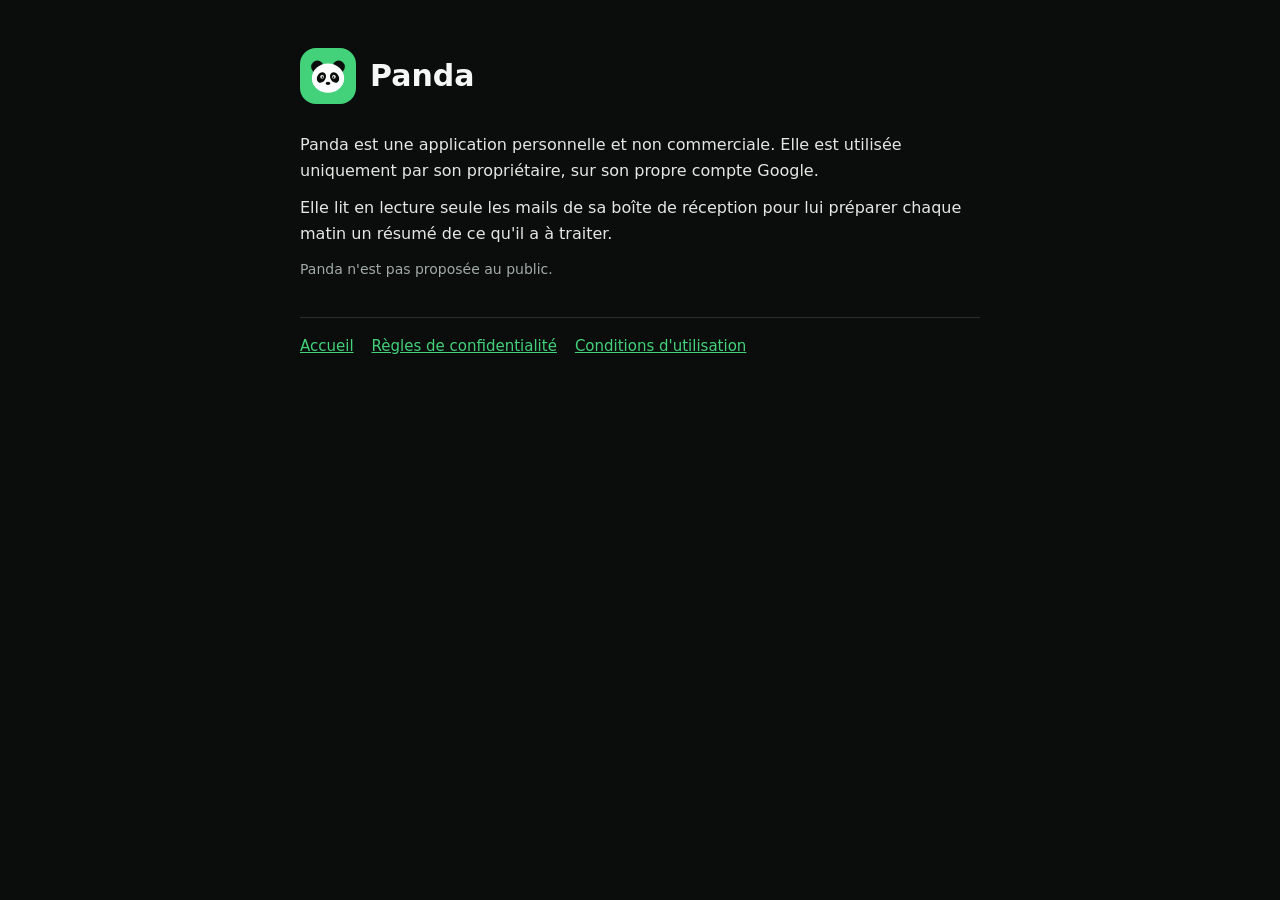
<file: index.html>
<!doctype html>
<html lang="fr">
<head>
<meta charset="utf-8">
<meta name="viewport" content="width=device-width, initial-scale=1">
<title>Panda</title>
<link rel="stylesheet" href="style.css">
</head>
<body>
<main>
<header><div class="logo"><svg viewBox="0 0 120 120" width="44" height="44" aria-hidden="true"><circle cx="31" cy="35" r="17" fill="#0B0D0C"/><circle cx="89" cy="35" r="17" fill="#0B0D0C"/><ellipse cx="60" cy="66" rx="44" ry="40" fill="#fff"/><ellipse cx="42" cy="64" rx="11.5" ry="15" transform="rotate(32 42 64)" fill="#0B0D0C"/><ellipse cx="78" cy="64" rx="11.5" ry="15" transform="rotate(-32 78 64)" fill="#0B0D0C"/><circle cx="44" cy="62" r="5" fill="#fff"/><circle cx="76" cy="62" r="5" fill="#fff"/><circle cx="45" cy="63" r="2.6" fill="#0B0D0C"/><circle cx="75" cy="63" r="2.6" fill="#0B0D0C"/><ellipse cx="60" cy="80" rx="6.5" ry="4.5" fill="#0B0D0C"/></svg></div><h1>Panda</h1></header>
<p>Panda est une application personnelle et non commerciale. Elle est utilisée uniquement par son propriétaire, sur son propre compte Google.</p>
<p>Elle lit en lecture seule les mails de sa boîte de réception pour lui préparer chaque matin un résumé de ce qu'il a à traiter.</p>
<p class="muted">Panda n'est pas proposée au public.</p>
<nav><a href="./">Accueil</a><a href="privacy.html">Règles de confidentialité</a><a href="terms.html">Conditions d'utilisation</a></nav>
</main>
</body>
</html>
</file>
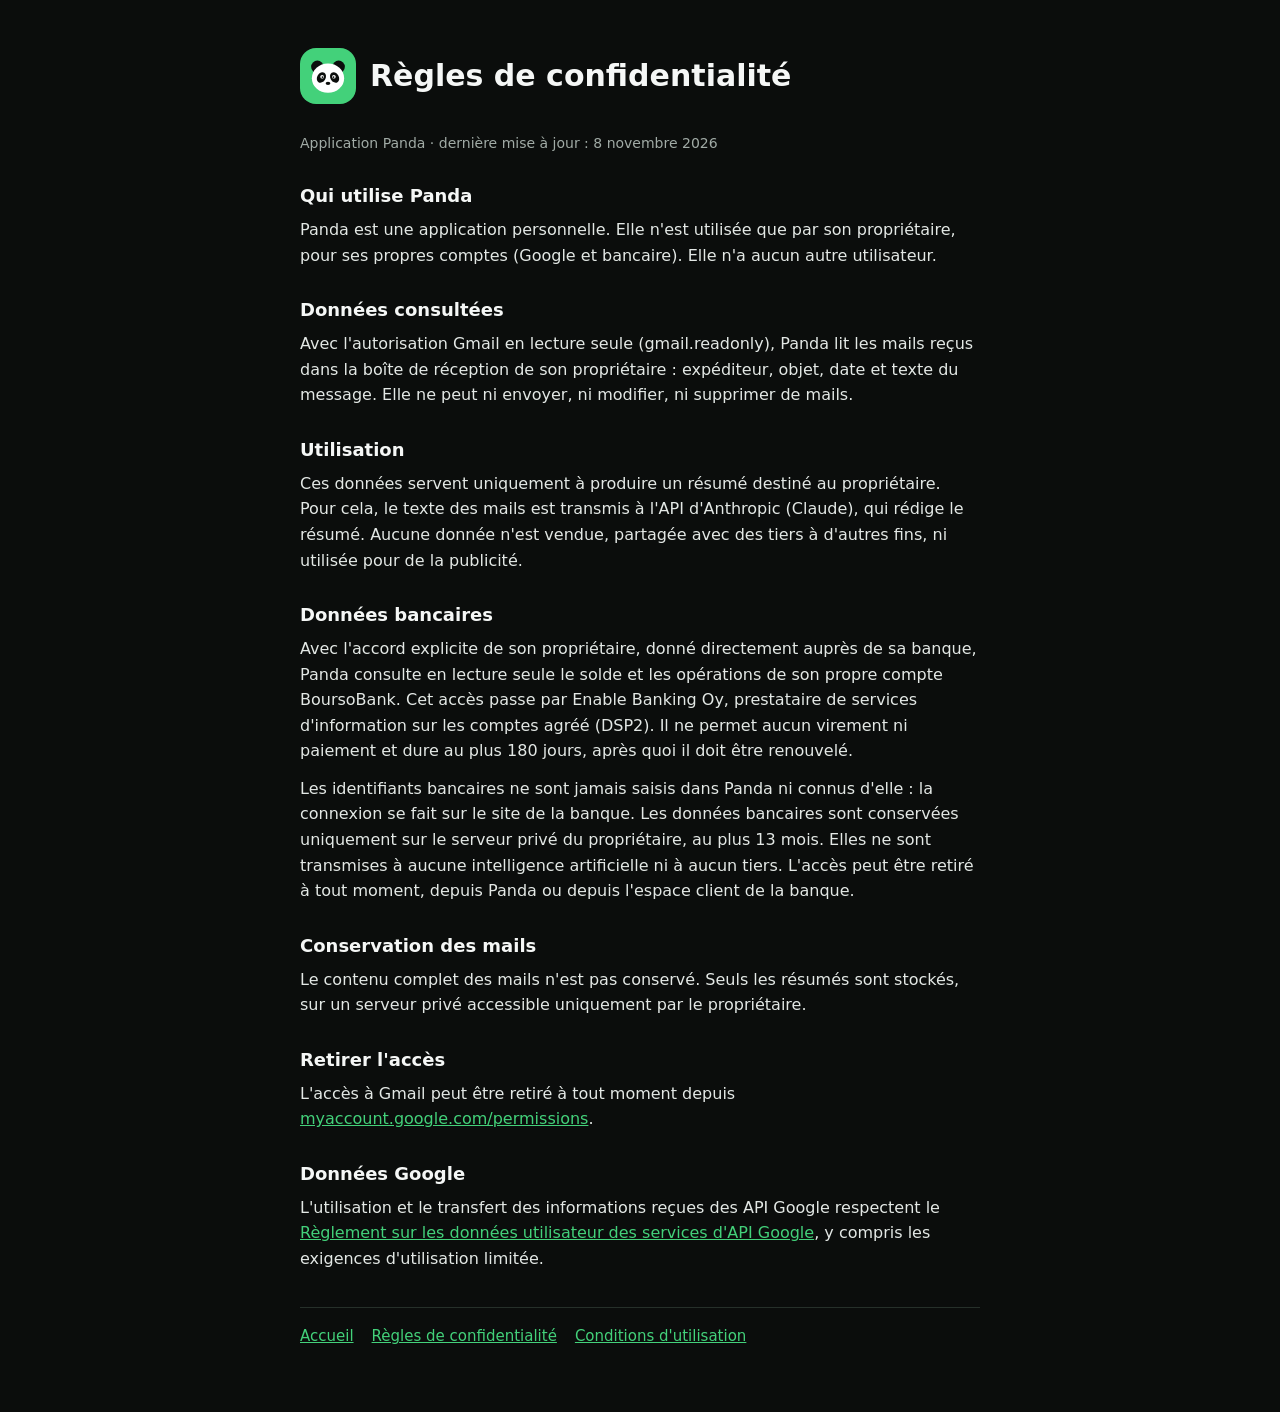
<file: privacy.html>
<!doctype html>
<html lang="fr">
<head>
<meta charset="utf-8">
<meta name="viewport" content="width=device-width, initial-scale=1">
<title>Règles de confidentialité</title>
<link rel="stylesheet" href="style.css">
</head>
<body>
<main>
<header><div class="logo"><svg viewBox="0 0 120 120" width="44" height="44" aria-hidden="true"><circle cx="31" cy="35" r="17" fill="#0B0D0C"/><circle cx="89" cy="35" r="17" fill="#0B0D0C"/><ellipse cx="60" cy="66" rx="44" ry="40" fill="#fff"/><ellipse cx="42" cy="64" rx="11.5" ry="15" transform="rotate(32 42 64)" fill="#0B0D0C"/><ellipse cx="78" cy="64" rx="11.5" ry="15" transform="rotate(-32 78 64)" fill="#0B0D0C"/><circle cx="44" cy="62" r="5" fill="#fff"/><circle cx="76" cy="62" r="5" fill="#fff"/><circle cx="45" cy="63" r="2.6" fill="#0B0D0C"/><circle cx="75" cy="63" r="2.6" fill="#0B0D0C"/><ellipse cx="60" cy="80" rx="6.5" ry="4.5" fill="#0B0D0C"/></svg></div><h1>Règles de confidentialité</h1></header>
<p class="muted">Application Panda · dernière mise à jour : 8 novembre 2026</p>
<h2>Qui utilise Panda</h2>
<p>Panda est une application personnelle. Elle n'est utilisée que par son propriétaire, pour ses propres comptes (Google et bancaire). Elle n'a aucun autre utilisateur.</p>
<h2>Données consultées</h2>
<p>Avec l'autorisation Gmail en lecture seule (gmail.readonly), Panda lit les mails reçus dans la boîte de réception de son propriétaire : expéditeur, objet, date et texte du message. Elle ne peut ni envoyer, ni modifier, ni supprimer de mails.</p>
<h2>Utilisation</h2>
<p>Ces données servent uniquement à produire un résumé destiné au propriétaire. Pour cela, le texte des mails est transmis à l'API d'Anthropic (Claude), qui rédige le résumé. Aucune donnée n'est vendue, partagée avec des tiers à d'autres fins, ni utilisée pour de la publicité.</p>
<h2>Données bancaires</h2>
<p>Avec l'accord explicite de son propriétaire, donné directement auprès de sa banque, Panda consulte en lecture seule le solde et les opérations de son propre compte BoursoBank. Cet accès passe par Enable Banking Oy, prestataire de services d'information sur les comptes agréé (DSP2). Il ne permet aucun virement ni paiement et dure au plus 180 jours, après quoi il doit être renouvelé.</p>
<p>Les identifiants bancaires ne sont jamais saisis dans Panda ni connus d'elle : la connexion se fait sur le site de la banque. Les données bancaires sont conservées uniquement sur le serveur privé du propriétaire, au plus 13 mois. Elles ne sont transmises à aucune intelligence artificielle ni à aucun tiers. L'accès peut être retiré à tout moment, depuis Panda ou depuis l'espace client de la banque.</p>
<h2>Conservation des mails</h2>
<p>Le contenu complet des mails n'est pas conservé. Seuls les résumés sont stockés, sur un serveur privé accessible uniquement par le propriétaire.</p>
<h2>Retirer l'accès</h2>
<p>L'accès à Gmail peut être retiré à tout moment depuis <a href="https://myaccount.google.com/permissions">myaccount.google.com/permissions</a>.</p>
<h2>Données Google</h2>
<p>L'utilisation et le transfert des informations reçues des API Google respectent le <a href="https://developers.google.com/terms/api-services-user-data-policy">Règlement sur les données utilisateur des services d'API Google</a>, y compris les exigences d'utilisation limitée.</p>
<nav><a href="./">Accueil</a><a href="privacy.html">Règles de confidentialité</a><a href="terms.html">Conditions d'utilisation</a></nav>
</main>
</body>
</html>
</file>
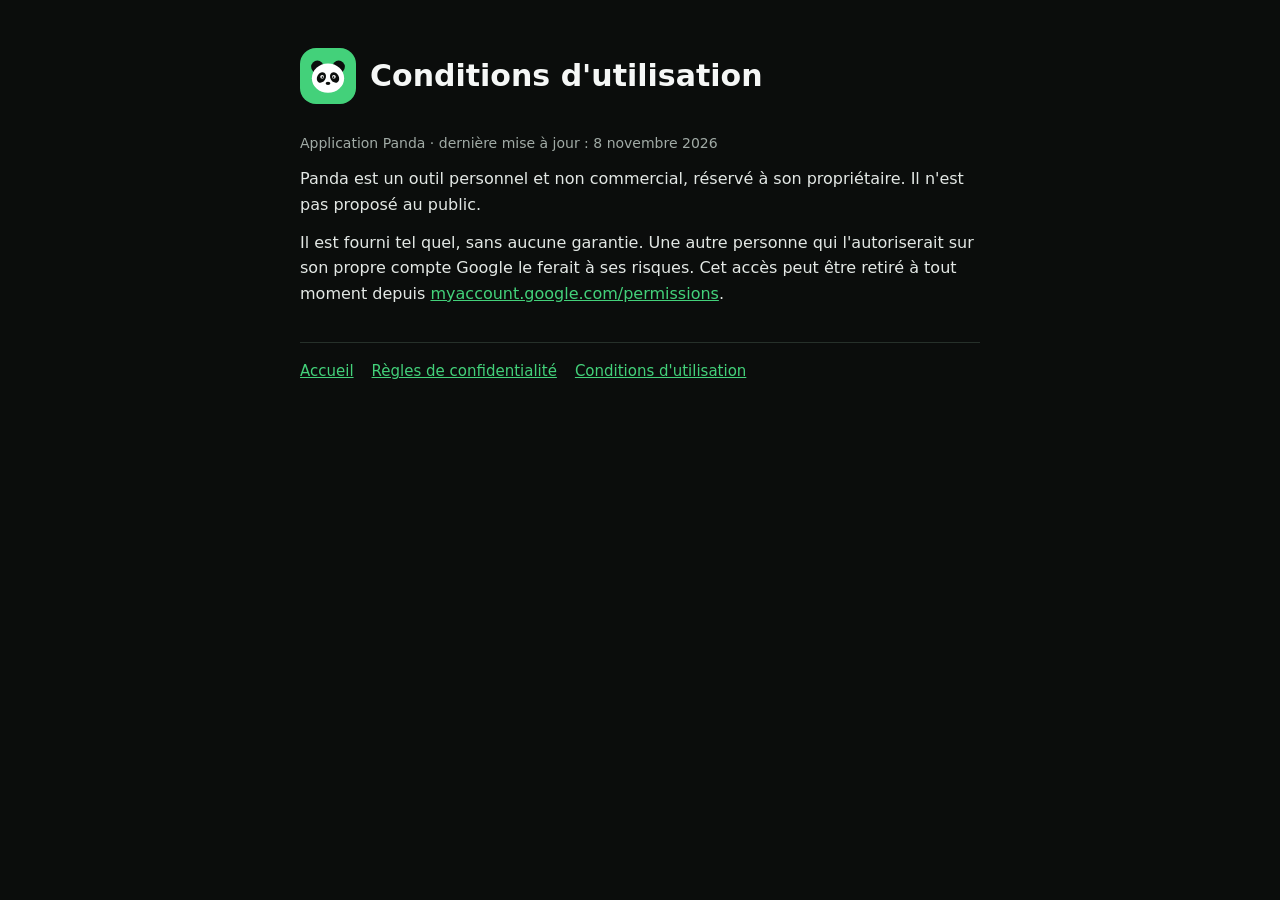
<file: terms.html>
<!doctype html>
<html lang="fr">
<head>
<meta charset="utf-8">
<meta name="viewport" content="width=device-width, initial-scale=1">
<title>Conditions d'utilisation</title>
<link rel="stylesheet" href="style.css">
</head>
<body>
<main>
<header><div class="logo"><svg viewBox="0 0 120 120" width="44" height="44" aria-hidden="true"><circle cx="31" cy="35" r="17" fill="#0B0D0C"/><circle cx="89" cy="35" r="17" fill="#0B0D0C"/><ellipse cx="60" cy="66" rx="44" ry="40" fill="#fff"/><ellipse cx="42" cy="64" rx="11.5" ry="15" transform="rotate(32 42 64)" fill="#0B0D0C"/><ellipse cx="78" cy="64" rx="11.5" ry="15" transform="rotate(-32 78 64)" fill="#0B0D0C"/><circle cx="44" cy="62" r="5" fill="#fff"/><circle cx="76" cy="62" r="5" fill="#fff"/><circle cx="45" cy="63" r="2.6" fill="#0B0D0C"/><circle cx="75" cy="63" r="2.6" fill="#0B0D0C"/><ellipse cx="60" cy="80" rx="6.5" ry="4.5" fill="#0B0D0C"/></svg></div><h1>Conditions d'utilisation</h1></header>
<p class="muted">Application Panda · dernière mise à jour : 8 novembre 2026</p>
<p>Panda est un outil personnel et non commercial, réservé à son propriétaire. Il n'est pas proposé au public.</p>
<p>Il est fourni tel quel, sans aucune garantie. Une autre personne qui l'autoriserait sur son propre compte Google le ferait à ses risques. Cet accès peut être retiré à tout moment depuis <a href="https://myaccount.google.com/permissions">myaccount.google.com/permissions</a>.</p>
<nav><a href="./">Accueil</a><a href="privacy.html">Règles de confidentialité</a><a href="terms.html">Conditions d'utilisation</a></nav>
</main>
</body>
</html>
</file>
<file: style.css>
:root{--bg:#0B0D0C;--card:#161A18;--text:#F5F7F6;--muted:#A1ABA6;--green:#43D17A}
*{box-sizing:border-box}
body{margin:0;background:var(--bg);color:var(--text);font-family:system-ui,-apple-system,"Segoe UI",sans-serif;line-height:1.6}
main{max-width:720px;margin:0 auto;padding:48px 20px 64px}
header{display:flex;align-items:center;gap:14px;margin-bottom:28px}
.logo{width:56px;height:56px;border-radius:16px;background:var(--green);display:flex;align-items:center;justify-content:center;flex-shrink:0}
h1{margin:0;font-size:30px;line-height:1.2}
h2{font-size:18px;margin:28px 0 6px}
p{margin:0 0 12px;color:#E3E8E5}
a{color:var(--green)}
.muted{color:var(--muted);font-size:14px}
nav{margin-top:36px;padding-top:16px;border-top:1px solid #26302A;display:flex;flex-wrap:wrap;gap:18px;font-size:15px}
</file>
